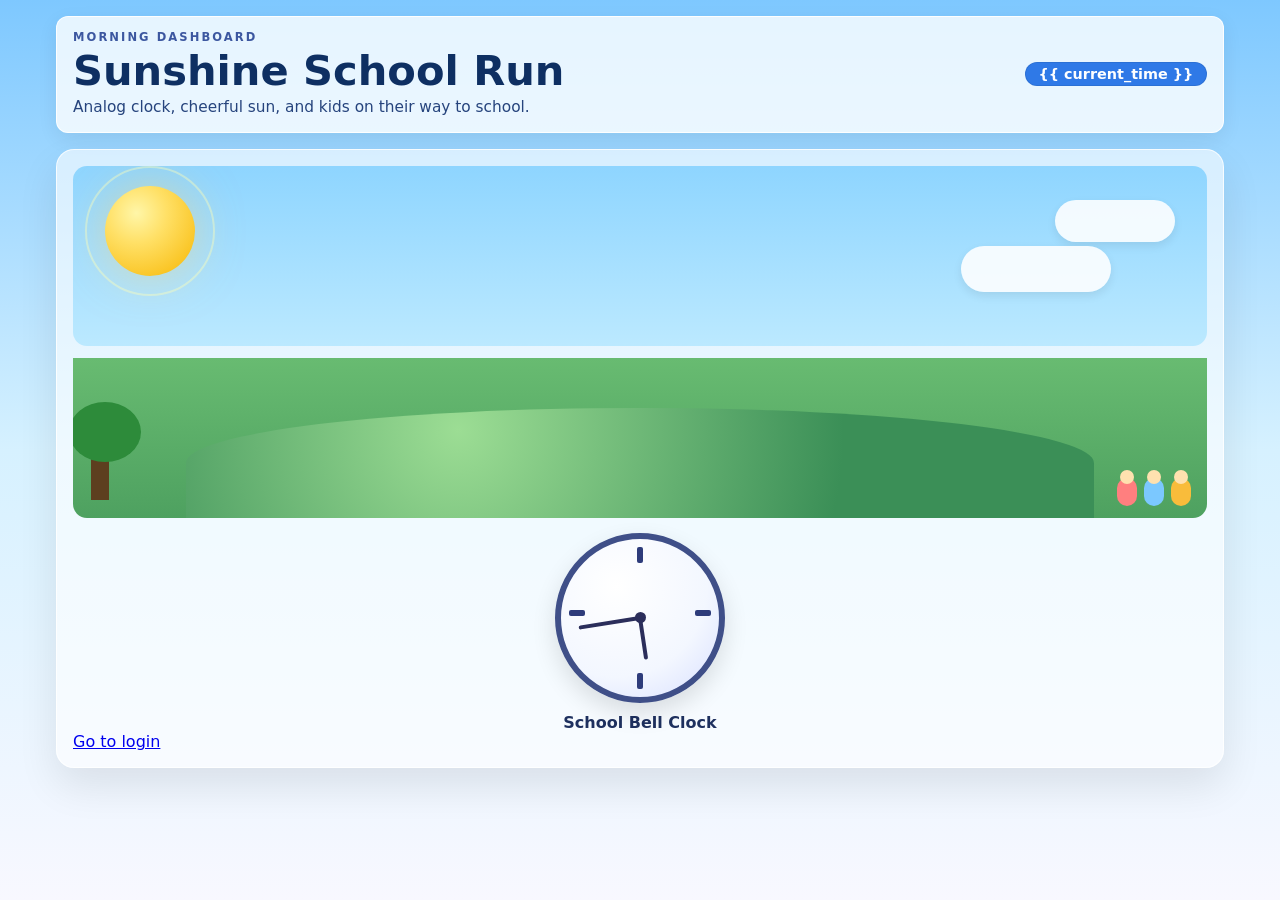
<file: templates/index.html>
<!DOCTYPE html>
<html lang="en">
<head>
  <meta charset="UTF-8" />
  <meta name="viewport" content="width=device-width, initial-scale=1.0" />
  <title>Sunshine School Clock</title>
  <link rel="stylesheet" href="/static/style.css" />
</head>
<body>
  <div class="page">
    <header class="hero-header">
      <div>
        <p class="eyebrow">Morning Dashboard</p>
        <h1>Sunshine School Run</h1>
        <p class="subtitle">Analog clock, cheerful sun, and kids on their way to school.</p>
      </div>
      <div class="time-pill">{{ current_time }}</div>
    </header>

    <section class="scene">
      <div class="sky">
        <div class="sun"></div>
        <div class="cloud cloud1"></div>
        <div class="cloud cloud2"></div>
      </div>
      <div class="ground">
        <div class="tree"></div>
        <div class="hill"></div>
        <div class="kids-row">
          <div class="kid kid1"></div>
          <div class="kid kid2"></div>
          <div class="kid kid3"></div>
        </div>
      </div>
      <div class="clock-card">
        <div class="clock" id="clock" aria-label="Analog school clock">
          <div class="minute-hand" id="minute-hand"></div>
          <div class="hour-hand" id="hour-hand"></div>
          <div class="center-dot"></div>
          <div class="tick tick-12"></div>
          <div class="tick tick-3"></div>
          <div class="tick tick-6"></div>
          <div class="tick tick-9"></div>
        </div>
        <div class="clock-label">School Bell Clock</div>
      </div>
      <a class="button" href="/login">Go to login</a>
    </section>
  </div>

  <script>
    function updateClock() {
      const now = new Date();
      const sec = now.getSeconds();
      const min = now.getMinutes();
      const hr = now.getHours() % 12;
      const minuteAngle = min * 6 + sec * 0.1;
      const hourAngle = hr * 30 + min * 0.5;
      document.getElementById('minute-hand').style.transform = `rotate(${minuteAngle}deg)`;
      document.getElementById('hour-hand').style.transform = `rotate(${hourAngle}deg)`;
    }
    setInterval(updateClock, 1000);
    updateClock();
  </script>
</body>
</html>
</file>
<file: static/style.css>
* { box-sizing: border-box; margin: 0; padding: 0; }
:root { font-family: Inter, system-ui, -apple-system, Segoe UI, Roboto, sans-serif; }
body { min-height: 100vh; background: linear-gradient(180deg, #7ec8ff 0%, #d6f1ff 50%, #f8f8ff 100%); color: #1f2a44; }
.page { width: min(98%, 1200px); margin: 0 auto; padding: 1rem; }
.hero-header { display: flex; justify-content: space-between; align-items: center; gap: 1rem; margin-bottom: 1rem; padding: 0.8rem 1rem; border-radius: 12px; background: rgba(255, 255, 255, 0.8); box-shadow: 0 6px 20px rgba(0,0,0,0.07); border: 1px solid rgba(255,255,255,0.9); }
.eyebrow { color: #3c57a0; text-transform: uppercase; letter-spacing: 0.18em; font-size: 0.72rem; font-weight: 700; margin-bottom: 0.15rem; }
h1 { font-size: clamp(1.5rem, 4vw, 2.6rem); margin-bottom: 0.2rem; color: #0e2f62; }
.subtitle { color: #26447d; font-size: 0.96rem; margin-bottom: 0.15rem; }
.time-pill { border-radius: 999px; border: 1px solid rgba(0,0,0,0.08); background: #2f79e7; color: white; font-weight: 700; padding: 0.2rem 0.8rem; font-size: 0.9rem; }
.scene { background: rgba(255,255,255,0.6); border: 1px solid rgba(255,255,255,0.8); border-radius: 18px; padding: 1rem; box-shadow: 0 18px 40px rgba(0,0,0,0.09); }
.sky { position: relative; min-height: 180px; border-radius: 14px; background: linear-gradient(180deg, #8ed5ff 0%, #c0ebff 50%, #f5fdff 100%); overflow: hidden; margin-bottom: 0.8rem; background-size: 220% 220%; animation: skyShift 16s ease-in-out infinite; }
@keyframes skyShift { 0% { background-position: 0% 20%; } 50% { background-position: 100% 80%; } 100% { background-position: 0% 20%; } }
.sun { position: absolute; width: 90px; height: 90px; border-radius: 999px; background: radial-gradient(circle at 35% 30%, #fff6a8 0%, #ffe066 35%, #f7b600 100%); top: 20px; left: 2rem; box-shadow: 0 0 45px rgba(255, 212, 110, 0.5); }
.sun::after { content: ''; position: absolute; inset: -20px; border-radius: 999px; border: 2px solid rgba(255, 255, 182, 0.4); }
.cloud { position: absolute; background: rgba(255,255,255,0.88); border-radius: 999px; box-shadow: 0 4px 10px rgba(0,0,0,0.08); }
.cloud1 { width: 120px; height: 42px; top: 34px; right: 2rem; }
.cloud2 { width: 150px; height: 46px; top: 80px; right: 6rem; }
.ground { position: relative; min-height: 160px; background: linear-gradient(180deg, #68bb71 0%, #4ea160 100%); border-radius: 0 0 14px 14px; overflow: hidden; }
.hill { position: absolute; bottom: 0; left: 10%; width: 80%; height: 110px; background: radial-gradient(circle at 30% 20%, #9cdd94 0%, #3b8f57 60%); border-radius: 50% 50% 0 0; }
.tree { position: absolute; bottom: 18px; left: 18px; width: 18px; height: 58px; background: #5d3f1f; }
.tree::before { content: ''; position: absolute; left: -22px; top: -40px; width: 72px; height: 60px; border-radius: 50%; background: #2d8b3a; }
.kids-row { position: absolute; bottom: 12px; right: 1rem; display: flex; gap: 0.45rem; }
.kid { width: 20px; height: 28px; border-radius: 10px; background: #f7a10b; position: relative; }
.kid::before { content: ''; position: absolute; top: -8px; left: 3px; width: 14px; height: 14px; border-radius: 50%; background: #ffe1af; }
.kid1 { background: #ff7f7f; animation: walk 1.5s ease-in-out infinite alternate; }
.kid2 { background: #7bc8ff; animation: walk 1.7s ease-in-out infinite alternate; }
.kid3 { background: #f9bc3b; animation: walk 1.6s ease-in-out infinite alternate; }
@keyframes walk { 0% { transform: translateY(0px); } 100% { transform: translateY(-5px); } }
.clock-card { margin-top: 0.9rem; display: flex; flex-direction: column; align-items: center; gap: 0.4rem; }
.clock { width: 170px; height: 170px; border-radius: 50%; background: radial-gradient(circle at 35% 30%, #ffffff 0%, #f3f7ff 60%, #d7deff 100%); border: 6px solid #3f4f88; display: grid; place-items: center; position: relative; box-shadow: 0 10px 24px rgba(0,0,0,0.12); }
.clock::before { content: ''; position: absolute; width: 8px; height: 8px; background: #3f4f88; border-radius: 999px; }
.hour-hand, .minute-hand { position: absolute; width: 4px; background: #2b2e5b; bottom: 50%; border-radius: 4px; transform-origin: bottom center; transition: transform 0.5s ease; }
.hour-hand { height: 42px; }
.minute-hand { height: 62px; background: #2b2e5b; }
.center-dot { position: absolute; width: 11px; height: 11px; background: #2b2e5b; border-radius: 999px; }
.tick { position: absolute; width: 6px; height: 16px; background: #2e3c7b; border-radius: 2px; top: 8px; left: calc(50% - 3px); }
.tick-3 { top: calc(50% - 8px); left: auto; right: 8px; width: 16px; height: 6px; }
.tick-6 { top: auto; bottom: 8px; left: calc(50% - 3px); }
.tick-9 { top: calc(50% - 8px); left: 8px; width: 16px; height: 6px; }
.clock-label { margin-top: 0.25rem; font-weight: 700; color: #1e305f; }
@media (max-width: 768px) { .hero-header { flex-wrap: wrap; } }

/* Login page styles */
.login-page { min-height: 100vh; background: linear-gradient(180deg, #122f6d 0%, #0d1f47 40%, #0a1532 100%); display: grid; place-items: center; padding: 1rem; }
.login-shell { width: min(95%, 460px); background: #fff; border-radius: 12px; overflow: hidden; box-shadow: 0 20px 55px rgba(0,0,0,0.28); border: 1px solid rgba(0,0,0,0.06); }
.brand-bar { padding: 1rem 1.1rem; background: #003087; color: #fff; }
.brand { font-size: 1.1rem; font-weight: 700; letter-spacing: 0.35px; }
.brand-sub { margin-top: 0.2rem; font-size: 0.82rem; color: #b2d4ff; }
.login-body { padding: 1rem 1.2rem 1.5rem; background: #f2f5fc; }
.login-body h1 { margin-top: 0; color: #0d244f; font-size: 1.8rem; }
.hint { margin: 0.25rem 0 0.8rem; font-size: 0.92rem; color: #344d7a; }
.error { background: #ffefef; border: 1px solid #ffb8b8; color: #7f1a1a; border-radius: 8px; padding: 0.5rem 0.7rem; margin-bottom: 0.8rem; font-size: 0.9rem; }
.login-form { display: grid; gap: 0.45rem; }
.login-form label { font-size: 0.82rem; color: #25416f; margin-top: 0.2rem; }
.login-form input { border-radius: 8px; border: 1px solid #c7d7f0; background: #fff; padding: 0.55rem 0.65rem; font-size: 0.9rem; }
.login-form button { margin-top: 0.7rem; background: #003087; color: white; border: none; border-radius: 8px; font-weight: 700; padding: 0.6rem; font-size: 0.95rem; cursor: pointer; box-shadow: 0 4px 10px rgba(0,0,0,0.12); }
.login-form button:hover { background: #00246c; }
.footnote { margin-top: 0.9rem; display: flex; justify-content: space-between; font-size: 0.8rem; color: #3a4f7f; }
.footnote a { color: #003087; text-decoration: none; }
.footnote a:hover { text-decoration: underline; }
</file>
